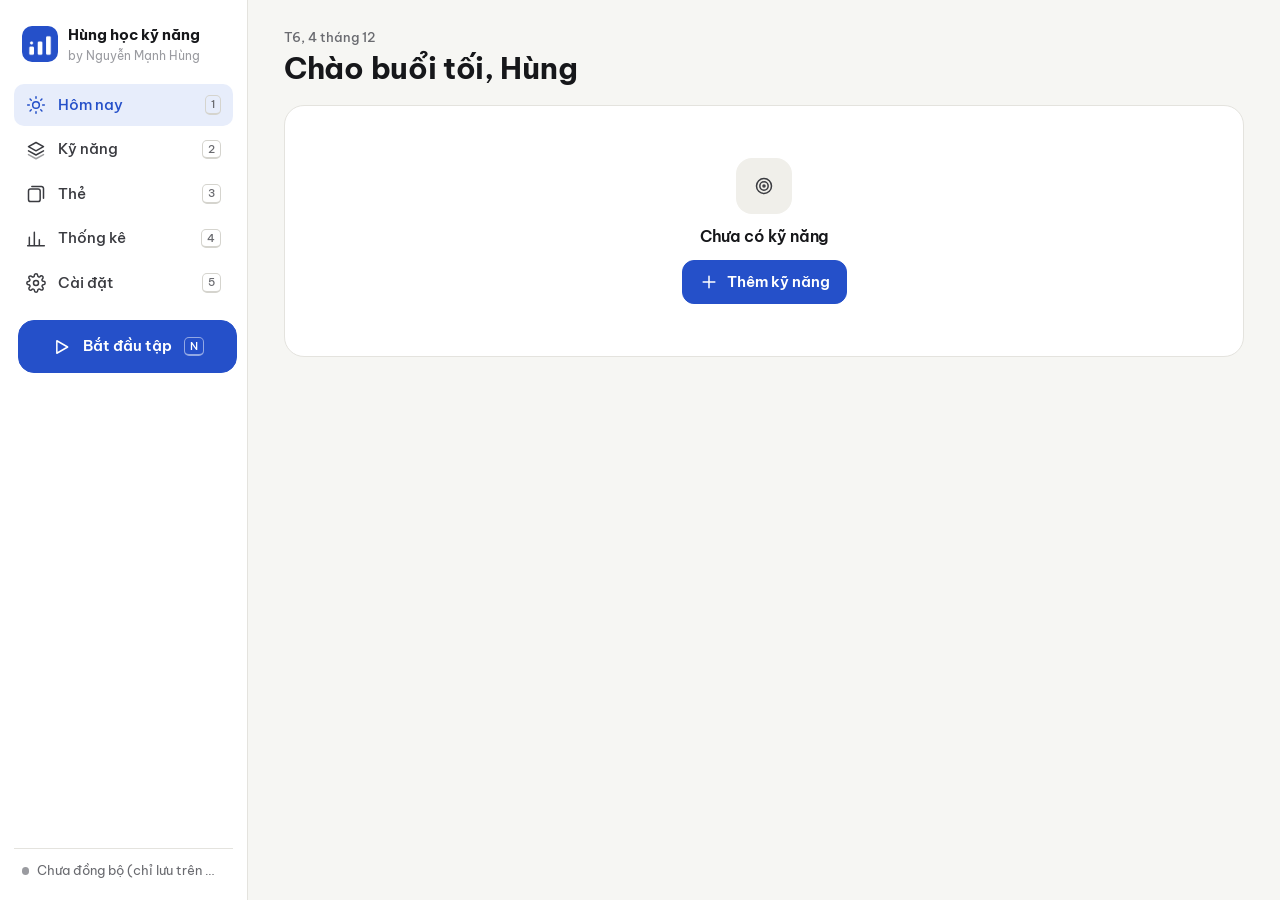
<file: index.html>
<!DOCTYPE html>
<html lang="vi">
<head>
<meta charset="utf-8">
<meta name="viewport" content="width=device-width, initial-scale=1, viewport-fit=cover">
<title>Hùng học kỹ năng</title>
<meta name="description" content="Theo dõi và học kỹ năng mới bằng luyện tập có chủ đích">
<meta name="theme-color" content="#F6F6F3">
<meta name="author" content="Nguyễn Mạnh Hùng">
<link rel="manifest" href="manifest.webmanifest">
<link rel="icon" href="icons/icon-192.png">
<link rel="apple-touch-icon" href="icons/apple-touch-icon.png">
<link rel="preload" href="fonts/bvp-vietnamese-400.woff2" as="font" type="font/woff2" crossorigin>
<link rel="preload" href="fonts/bvp-latin-400.woff2" as="font" type="font/woff2" crossorigin>
<link rel="stylesheet" href="styles.css">
</head>
<body>
<div class="app" id="app">
  <aside class="sidebar" aria-label="Điều hướng">
    <div class="brand">
      <img src="icons/icon-192.png" alt="" width="36" height="36">
      <div><strong>Hùng học kỹ năng</strong><small>by Nguyễn Mạnh Hùng</small></div>
    </div>
    <nav class="side-nav" id="side-nav"></nav>
    <div class="side-foot" id="side-foot"></div>
  </aside>
  <main class="main" id="view" tabindex="-1"></main>
  <nav class="bottom-nav" id="bottom-nav" aria-label="Điều hướng"></nav>
</div>
<div id="sheet-root"></div>
<div class="toast-wrap" id="toast-wrap" aria-live="polite"></div>

<script defer src="config.js"></script>
<script defer src="js/core.js"></script>
<script defer src="js/sync.js"></script>
<script defer src="js/charts.js"></script>
<script defer src="js/views.js"></script>
<script defer src="js/main.js"></script>
</body>
</html>
</file>
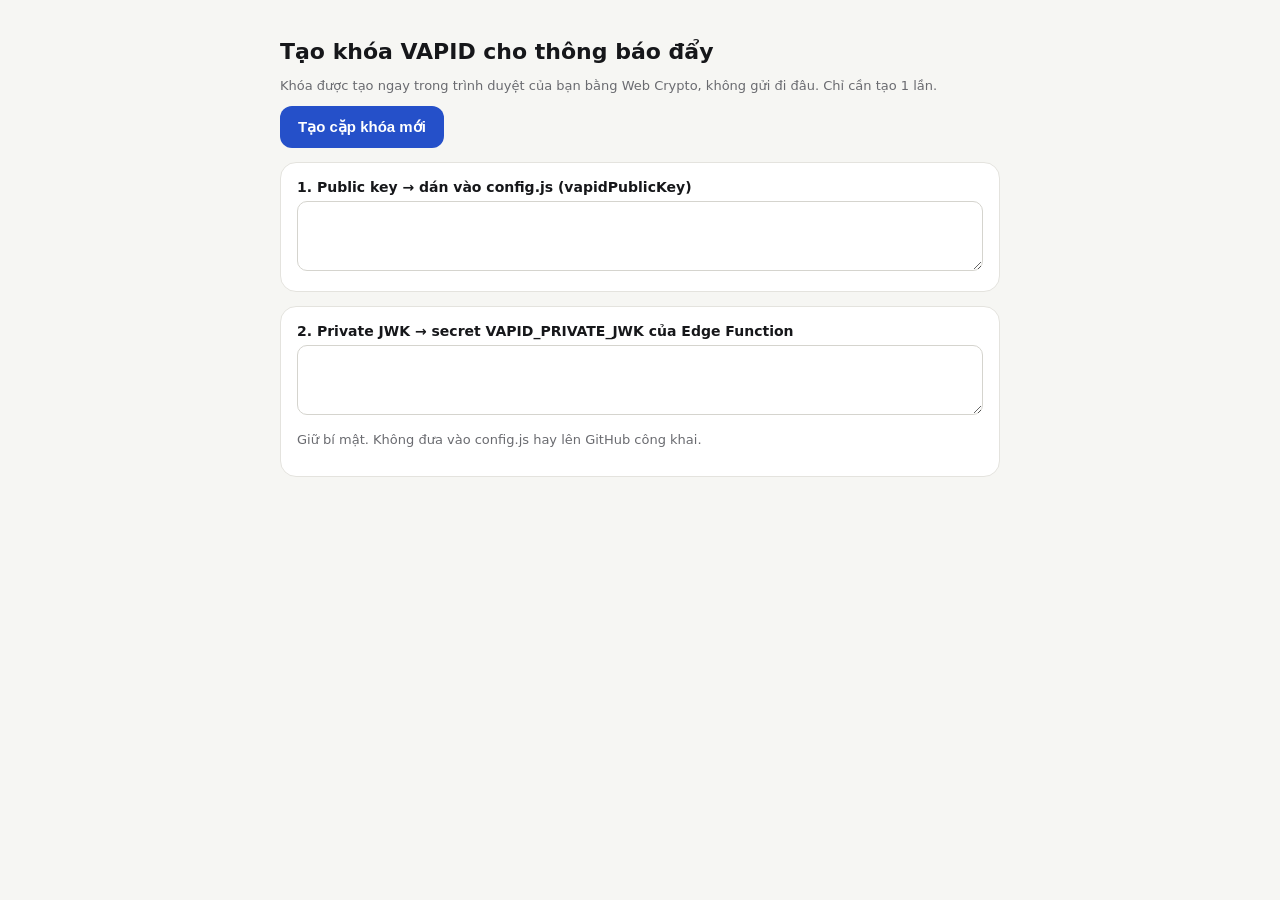
<file: tools/tao-khoa-vapid.html>
<!DOCTYPE html>
<html lang="vi">
<head>
<meta charset="utf-8">
<meta name="viewport" content="width=device-width, initial-scale=1">
<title>Tạo khóa VAPID — Hùng học kỹ năng</title>
<style>
body{font-family:system-ui,sans-serif;background:#F6F6F3;color:#16171A;max-width:720px;margin:0 auto;padding:24px 16px}
h1{font-size:22px}.card{background:#fff;border:1px solid #E4E3DE;border-radius:16px;padding:16px;margin:14px 0}
button{background:#2550C9;color:#fff;border:0;border-radius:12px;padding:12px 18px;font-weight:600;font-size:15px;cursor:pointer}
textarea{width:100%;box-sizing:border-box;border:1px solid #D5D4CE;border-radius:10px;padding:10px;font:13px ui-monospace,monospace;min-height:70px}
label{font-weight:600;font-size:14px;display:block;margin-bottom:6px}.muted{color:#6A6B70;font-size:13px}
</style>
</head>
<body>
<h1>Tạo khóa VAPID cho thông báo đẩy</h1>
<p class="muted">Khóa được tạo ngay trong trình duyệt của bạn bằng Web Crypto, không gửi đi đâu. Chỉ cần tạo 1 lần.</p>
<button id="gen">Tạo cặp khóa mới</button>
<div class="card"><label>1. Public key → dán vào config.js (vapidPublicKey)</label><textarea id="pub" readonly></textarea></div>
<div class="card"><label>2. Private JWK → secret VAPID_PRIVATE_JWK của Edge Function</label><textarea id="priv" readonly></textarea><p class="muted">Giữ bí mật. Không đưa vào config.js hay lên GitHub công khai.</p></div>
<script>
const b64u = buf => btoa(String.fromCharCode(...new Uint8Array(buf))).replace(/\+/g,'-').replace(/\//g,'_').replace(/=+$/,'');
document.getElementById('gen').onclick = async () => {
  const kp = await crypto.subtle.generateKey({ name: 'ECDSA', namedCurve: 'P-256' }, true, ['sign', 'verify']);
  const raw = await crypto.subtle.exportKey('raw', kp.publicKey);
  const jwk = await crypto.subtle.exportKey('jwk', kp.privateKey);
  document.getElementById('pub').value = b64u(raw);
  document.getElementById('priv').value = JSON.stringify({ kty: jwk.kty, crv: jwk.crv, x: jwk.x, y: jwk.y, d: jwk.d });
};
</script>
</body>
</html>
</file>
<file: styles.css>
/* Hùng học kỹ năng — giao diện sáng, màu phẳng, không gradient */
/* Phông chữ tự lưu trữ: chạy offline, không phụ thuộc Google Fonts */
@font-face{font-family:'Be Vietnam Pro';font-style:normal;font-display:swap;font-weight:400;src:url(fonts/bvp-vietnamese-400.woff2) format('woff2');unicode-range:U+0102-0103,U+0110-0111,U+0128-0129,U+0168-0169,U+01A0-01A1,U+01AF-01B0,U+0300-0301,U+0303-0304,U+0308-0309,U+0323,U+0329,U+1EA0-1EF9,U+20AB}
@font-face{font-family:'Be Vietnam Pro';font-style:normal;font-display:swap;font-weight:400;src:url(fonts/bvp-latin-400.woff2) format('woff2');unicode-range:U+0000-00FF,U+0131,U+0152-0153,U+02BB-02BC,U+02C6,U+02DA,U+02DC,U+0304,U+0308,U+0329,U+2000-206F,U+20AC,U+2122,U+2191,U+2193,U+2212,U+2215,U+FEFF,U+FFFD}
@font-face{font-family:'Be Vietnam Pro';font-style:normal;font-display:swap;font-weight:500;src:url(fonts/bvp-vietnamese-500.woff2) format('woff2');unicode-range:U+0102-0103,U+0110-0111,U+0128-0129,U+0168-0169,U+01A0-01A1,U+01AF-01B0,U+0300-0301,U+0303-0304,U+0308-0309,U+0323,U+0329,U+1EA0-1EF9,U+20AB}
@font-face{font-family:'Be Vietnam Pro';font-style:normal;font-display:swap;font-weight:500;src:url(fonts/bvp-latin-500.woff2) format('woff2');unicode-range:U+0000-00FF,U+0131,U+0152-0153,U+02BB-02BC,U+02C6,U+02DA,U+02DC,U+0304,U+0308,U+0329,U+2000-206F,U+20AC,U+2122,U+2191,U+2193,U+2212,U+2215,U+FEFF,U+FFFD}
@font-face{font-family:'Be Vietnam Pro';font-style:normal;font-display:swap;font-weight:600;src:url(fonts/bvp-vietnamese-600.woff2) format('woff2');unicode-range:U+0102-0103,U+0110-0111,U+0128-0129,U+0168-0169,U+01A0-01A1,U+01AF-01B0,U+0300-0301,U+0303-0304,U+0308-0309,U+0323,U+0329,U+1EA0-1EF9,U+20AB}
@font-face{font-family:'Be Vietnam Pro';font-style:normal;font-display:swap;font-weight:600;src:url(fonts/bvp-latin-600.woff2) format('woff2');unicode-range:U+0000-00FF,U+0131,U+0152-0153,U+02BB-02BC,U+02C6,U+02DA,U+02DC,U+0304,U+0308,U+0329,U+2000-206F,U+20AC,U+2122,U+2191,U+2193,U+2212,U+2215,U+FEFF,U+FFFD}
@font-face{font-family:'Be Vietnam Pro';font-style:normal;font-display:swap;font-weight:700;src:url(fonts/bvp-vietnamese-700.woff2) format('woff2');unicode-range:U+0102-0103,U+0110-0111,U+0128-0129,U+0168-0169,U+01A0-01A1,U+01AF-01B0,U+0300-0301,U+0303-0304,U+0308-0309,U+0323,U+0329,U+1EA0-1EF9,U+20AB}
@font-face{font-family:'Be Vietnam Pro';font-style:normal;font-display:swap;font-weight:700;src:url(fonts/bvp-latin-700.woff2) format('woff2');unicode-range:U+0000-00FF,U+0131,U+0152-0153,U+02BB-02BC,U+02C6,U+02DA,U+02DC,U+0304,U+0308,U+0329,U+2000-206F,U+20AC,U+2122,U+2191,U+2193,U+2212,U+2215,U+FEFF,U+FFFD}
:root{
  --bg:#F6F6F3; --surface:#FFFFFF; --surface-2:#F0EFEA; --line:#E4E3DE; --line-2:#D5D4CE;
  --ink:#16171A; --ink-2:#3A3B40; --muted:#6A6B70; --faint:#9A9BA0;
  --accent:#2550C9; --accent-ink:#FFFFFF; --accent-soft:#E7EDFB; --accent-line:#C4D2F4;
  --ok:#17803D; --ok-soft:#E3F3E8; --warn:#B86E00; --warn-soft:#FBF0DC; --bad:#C2362B; --bad-soft:#FBE6E4;
  --r-sm:10px; --r:14px; --r-lg:20px;
  --nav-h:68px; --side-w:248px;
  --safe-b:env(safe-area-inset-bottom,0px); --safe-t:env(safe-area-inset-top,0px);
  --font:"Be Vietnam Pro",system-ui,-apple-system,"Segoe UI",Roboto,sans-serif;
}
*{box-sizing:border-box}
html,body{margin:0;height:100%}
body{background:var(--bg);color:var(--ink);font-family:var(--font);font-size:15px;line-height:1.5;-webkit-font-smoothing:antialiased;-webkit-tap-highlight-color:transparent;overscroll-behavior-y:none}
button,input,select,textarea{font:inherit;color:inherit}
a{color:var(--accent);text-decoration:none}
h1,h2,h3,h4{margin:0;line-height:1.25;letter-spacing:-.01em}
h1{font-size:26px;font-weight:700}
h2{font-size:18px;font-weight:650}
h3{font-size:16px;font-weight:600}
p{margin:0}
.num{font-variant-numeric:tabular-nums}
.muted{color:var(--muted)} .faint{color:var(--faint)} .small{font-size:13px} .xs{font-size:12px}
.hidden{display:none!important}
:focus-visible{outline:2px solid var(--accent);outline-offset:2px;border-radius:6px}
svg.i{width:20px;height:20px;flex:none;stroke:currentColor;fill:none;stroke-width:1.8;stroke-linecap:round;stroke-linejoin:round}

/* ===== Layout ===== */
.app{min-height:100%}
.sidebar{display:none}
.main{padding:calc(16px + var(--safe-t)) 16px calc(var(--nav-h) + 28px + var(--safe-b));max-width:1240px;margin:0 auto;outline:none}
.bottom-nav{position:fixed;left:0;right:0;bottom:0;z-index:30;height:calc(var(--nav-h) + var(--safe-b));padding-bottom:var(--safe-b);background:var(--surface);border-top:1px solid var(--line);display:grid;grid-template-columns:repeat(5,1fr);align-items:center}
.bn-item{display:flex;flex-direction:column;align-items:center;gap:3px;padding:8px 0;font-size:11.5px;font-weight:500;color:var(--muted);background:none;border:0;cursor:pointer;min-height:56px;justify-content:center}
.bn-item.active{color:var(--accent)}
.bn-item svg.i{width:23px;height:23px}
.bn-fab{justify-self:center;width:58px;height:58px;border-radius:18px;background:var(--accent);color:#fff;border:0;display:grid;place-items:center;cursor:pointer;margin-top:-18px;box-shadow:0 0 0 5px var(--bg)}
.bn-fab svg.i{width:26px;height:26px;stroke-width:2.2}
.bn-fab.live{background:var(--ok)}

@media (min-width:1024px){
  body{font-size:15px}
  .app{display:grid;grid-template-columns:var(--side-w) 1fr}
  .sidebar{display:flex;flex-direction:column;position:sticky;top:0;height:100vh;background:var(--surface);border-right:1px solid var(--line);padding:20px 14px}
  .bottom-nav{display:none}
  .main{padding:28px 36px 48px;width:100%}
  h1{font-size:30px}
}
.brand{display:flex;gap:10px;align-items:center;padding:4px 8px 20px}
.brand img{border-radius:10px}
.brand strong{display:block;font-size:15px}
.brand small{display:block;font-size:11.5px;color:var(--faint)}
.side-nav{display:flex;flex-direction:column;gap:2px}
.sn-item{display:flex;align-items:center;gap:12px;padding:10px 12px;border-radius:var(--r-sm);color:var(--ink-2);font-weight:500;background:none;border:0;cursor:pointer;text-align:left;width:100%}
.sn-item:hover{background:var(--surface-2)}
.sn-item.active{background:var(--accent-soft);color:var(--accent)}
.sn-item .kbd{margin-left:auto}
.side-cta{margin:14px 4px 0}
.side-foot{margin-top:auto;padding:12px 8px 0;border-top:1px solid var(--line);font-size:12.5px;color:var(--muted);display:flex;flex-direction:column;gap:6px}
.kbd{font-size:11px;border:1px solid var(--line-2);border-bottom-width:2px;border-radius:5px;padding:0 5px;color:var(--muted);font-weight:500}

/* ===== Page header ===== */
.page-head{display:flex;align-items:flex-end;justify-content:space-between;gap:12px;margin-bottom:18px}
.page-head .eyebrow{font-size:13px;color:var(--muted);font-weight:500;margin-bottom:2px}
.head-actions{display:flex;gap:8px;align-items:center}
.icon-btn{width:42px;height:42px;border-radius:12px;border:1px solid var(--line);background:var(--surface);display:grid;place-items:center;cursor:pointer;color:var(--ink-2)}
.icon-btn:hover{background:var(--surface-2)}
.back{display:inline-flex;align-items:center;gap:6px;color:var(--muted);font-weight:500;margin-bottom:10px;background:none;border:0;padding:6px 0;cursor:pointer}

/* ===== Grid ===== */
.grid{display:grid;gap:14px;grid-template-columns:1fr}
@media (min-width:720px){.grid.g2{grid-template-columns:1fr 1fr}}
@media (min-width:1024px){
  .grid{gap:16px}
  .grid.bento{grid-template-columns:repeat(12,1fr)}
  .span-4{grid-column:span 4}.span-5{grid-column:span 5}.span-6{grid-column:span 6}.span-7{grid-column:span 7}.span-8{grid-column:span 8}.span-12{grid-column:span 12}
  .grid.g3{grid-template-columns:repeat(3,1fr)}
}
.stack{display:flex;flex-direction:column;gap:12px}
.row{display:flex;align-items:center;gap:10px}
.row.wrap{flex-wrap:wrap}
.spacer{flex:1}

/* ===== Card ===== */
.card{background:var(--surface);border:1px solid var(--line);border-radius:var(--r-lg);padding:16px}
@media (min-width:1024px){.card{padding:20px}}
.card-head{display:flex;align-items:center;justify-content:space-between;gap:10px;margin-bottom:12px}
.card-head h2,.card-head h3{display:flex;align-items:center;gap:8px}
.card.flat{background:var(--surface-2);border-color:transparent}
.card.click{cursor:pointer;transition:border-color .15s}
.card.click:hover{border-color:var(--line-2)}
.divider{height:1px;background:var(--line);margin:12px 0}

/* ===== Buttons ===== */
.btn{display:inline-flex;align-items:center;justify-content:center;gap:8px;min-height:44px;padding:0 16px;border-radius:12px;border:1px solid var(--line-2);background:var(--surface);font-weight:600;cursor:pointer;white-space:nowrap;color:var(--ink)}
.btn:hover{background:var(--surface-2)}
.btn.primary{background:var(--accent);border-color:var(--accent);color:var(--accent-ink)}
.btn.primary:hover{background:#1E44AF}
.btn.ok{background:var(--ok);border-color:var(--ok);color:#fff}
.btn.danger{color:var(--bad);border-color:#EBC3BF}
.btn.ghost{border-color:transparent;background:transparent}
.btn.ghost:hover{background:var(--surface-2)}
.btn.soft{background:var(--accent-soft);border-color:var(--accent-line);color:var(--accent)}
.btn.sm{min-height:36px;padding:0 12px;border-radius:10px;font-size:14px}
.btn.lg{min-height:54px;padding:0 22px;font-size:16px;border-radius:14px}
.btn.block{width:100%}
.btn:disabled{opacity:.5;cursor:not-allowed}

/* ===== Chips / badges ===== */
.chip{display:inline-flex;align-items:center;gap:6px;height:28px;padding:0 10px;border-radius:999px;background:var(--surface-2);font-size:12.5px;font-weight:500;color:var(--ink-2);border:1px solid transparent;white-space:nowrap}
.chip.sel{background:var(--accent-soft);color:var(--accent);border-color:var(--accent-line)}
button.chip{cursor:pointer;height:36px;padding:0 14px;font-size:13.5px}
.chip.ok{background:var(--ok-soft);color:var(--ok)} .chip.warn{background:var(--warn-soft);color:var(--warn)} .chip.bad{background:var(--bad-soft);color:var(--bad)} .chip.acc{background:var(--accent-soft);color:var(--accent)}
.dot{width:10px;height:10px;border-radius:50%;flex:none;display:inline-block}
.chips{display:flex;flex-wrap:wrap;gap:8px}

/* ===== Forms ===== */
.field{display:flex;flex-direction:column;gap:6px}
.field>label,.lbl{font-size:13px;font-weight:600;color:var(--ink-2)}
.field .hint{font-size:12.5px;color:var(--muted)}
.input,select.input,textarea.input{width:100%;min-height:46px;padding:10px 12px;border:1px solid var(--line-2);border-radius:12px;background:var(--surface);font-size:15px}
textarea.input{min-height:84px;resize:vertical;line-height:1.45}
.input:focus{outline:2px solid var(--accent);outline-offset:-1px;border-color:var(--accent)}
.form{display:flex;flex-direction:column;gap:14px}
.form .two{display:grid;grid-template-columns:1fr 1fr;gap:12px}
.seg{display:flex;background:var(--surface-2);border-radius:12px;padding:3px;gap:3px}
.seg button{flex:1;min-height:38px;border:0;border-radius:9px;background:transparent;font-weight:600;font-size:13.5px;color:var(--muted);cursor:pointer}
.seg button.sel{background:var(--surface);color:var(--ink);box-shadow:0 0 0 1px var(--line)}
.switch{position:relative;width:46px;height:28px;flex:none}
.switch input{opacity:0;width:0;height:0}
.switch span{position:absolute;inset:0;background:var(--line-2);border-radius:999px;cursor:pointer;transition:background .15s}
.switch span::after{content:"";position:absolute;left:3px;top:3px;width:22px;height:22px;border-radius:50%;background:#fff;transition:transform .15s}
.switch input:checked+span{background:var(--accent)}
.switch input:checked+span::after{transform:translateX(18px)}

/* ===== Lists ===== */
.list{display:flex;flex-direction:column}
.li{display:flex;align-items:center;gap:12px;padding:12px 0;border-top:1px solid var(--line)}
.li:first-child{border-top:0}
.li.click{cursor:pointer}
.li .grow{flex:1;min-width:0}
.li .title{font-weight:600}
.li .sub{font-size:13px;color:var(--muted)}
.trunc{white-space:nowrap;overflow:hidden;text-overflow:ellipsis}

/* ===== Level meter ===== */
.lvl{display:inline-flex;gap:3px}
.lvl i{width:14px;height:8px;border-radius:3px;background:var(--line)}
.lvl i.on{background:var(--c,var(--accent))}
.lvl-pick{display:grid;grid-template-columns:repeat(6,1fr);gap:6px}
.lvl-pick button{min-height:44px;border-radius:10px;border:1px solid var(--line-2);background:var(--surface);font-weight:700;cursor:pointer}
.lvl-pick button.sel{background:var(--accent);border-color:var(--accent);color:#fff}

/* ===== Progress ===== */
.bar{height:8px;border-radius:999px;background:var(--surface-2);overflow:hidden}
.bar>span{display:block;height:100%;background:var(--c,var(--accent));border-radius:999px}
.ring{position:relative;display:grid;place-items:center}
.ring .ring-label{position:absolute;text-align:center}

/* ===== Today ===== */
.hero{display:flex;gap:18px;align-items:center}
.hero .big{font-size:34px;font-weight:700;letter-spacing:-.02em}
.stat{display:flex;flex-direction:column;gap:2px}
.stat .v{font-size:22px;font-weight:700}
.stat .k{font-size:12.5px;color:var(--muted)}
.stats-row{display:grid;grid-template-columns:repeat(3,1fr);gap:10px}
.block{display:flex;gap:12px;align-items:center;padding:14px;border:1px solid var(--line);border-radius:16px;background:var(--surface)}
.block+.block{margin-top:10px}
.block .bar-c{width:6px;align-self:stretch;border-radius:4px;background:var(--c,var(--accent))}
.block .grow{flex:1;min-width:0}
.block .meta{font-size:12.5px;color:var(--muted)}
.block.done{background:var(--surface-2)}
.block.done .title{text-decoration:line-through;color:var(--muted)}
.break-line{display:flex;align-items:center;gap:8px;font-size:12px;color:var(--faint);padding:6px 4px}
.break-line::before,.break-line::after{content:"";flex:1;height:1px;background:var(--line)}

/* ===== Skill cards ===== */
.skill-card{position:relative;overflow:hidden}
.skill-card .tag{position:absolute;left:0;top:0;bottom:0;width:5px;background:var(--c)}
.skill-ico{width:40px;height:40px;border-radius:12px;display:grid;place-items:center;background:var(--cs);color:var(--c);flex:none}
.sub-item{display:flex;gap:12px;align-items:center;padding:12px;border-radius:14px;border:1px solid var(--line);background:var(--surface);cursor:pointer}
.sub-item+.sub-item{margin-top:8px}
.sub-item:hover{border-color:var(--line-2)}

/* ===== Session ===== */
.session{display:flex;flex-direction:column;gap:14px;max-width:760px;margin:0 auto}
.timer{font-size:64px;font-weight:700;letter-spacing:-.03em;line-height:1}
@media (min-width:1024px){.timer{font-size:84px}}
.timer-wrap{display:flex;flex-direction:column;align-items:center;gap:10px;padding:10px 0}
.goal-box{padding:14px 16px;border-radius:16px;background:var(--accent-soft);border:1px solid var(--accent-line);color:#1B3C99;font-weight:600}
.counter{display:grid;grid-template-columns:1fr 1fr;gap:12px}
.counter button{min-height:96px;border-radius:20px;border:0;font-size:18px;font-weight:700;cursor:pointer;display:flex;flex-direction:column;align-items:center;justify-content:center;gap:4px}
.counter .yes{background:var(--ok);color:#fff}
.counter .no{background:var(--surface);color:var(--bad);border:2px solid #EBC3BF}
.counter button small{font-size:12px;font-weight:500;opacity:.85}
.counter button:active{transform:scale(.98)}
.zone{display:grid;grid-template-columns:60fr 25fr 15fr;height:10px;border-radius:999px;overflow:hidden;position:relative}
.zone i:nth-child(1){background:var(--bad-soft)} .zone i:nth-child(2){background:var(--ok-soft)} .zone i:nth-child(3){background:var(--warn-soft)}
.zone .pin{position:absolute;top:-4px;width:4px;height:18px;border-radius:2px;background:var(--ink);transform:translateX(-2px)}
.zone-legend{display:flex;justify-content:space-between;font-size:11.5px;color:var(--muted);margin-top:6px}

/* ===== Flash cards ===== */
.flash{min-height:260px;display:flex;flex-direction:column;justify-content:center;align-items:center;text-align:center;padding:28px 20px;font-size:19px;font-weight:500;white-space:pre-wrap;cursor:pointer}
.flash .ans{margin-top:18px;padding-top:18px;border-top:1px dashed var(--line-2);color:var(--ink-2);font-size:17px;width:100%}
.grade{display:grid;grid-template-columns:repeat(4,1fr);gap:8px}
.grade button{min-height:60px;border-radius:14px;border:1px solid var(--line-2);background:var(--surface);font-weight:700;cursor:pointer;display:flex;flex-direction:column;align-items:center;justify-content:center;gap:2px}
.grade button small{font-weight:500;font-size:11.5px;color:var(--muted)}
.grade .g1{color:var(--bad)} .grade .g2{color:var(--warn)} .grade .g3{color:var(--ok)} .grade .g4{color:var(--accent)}

/* ===== Heatmap ===== */
.heat{display:grid;grid-auto-flow:column;grid-template-rows:repeat(7,1fr);gap:3px;overflow-x:auto;padding-bottom:4px}
.heat i{width:13px;height:13px;border-radius:3px;background:var(--surface-2)}
@media (min-width:1024px){.heat i{width:15px;height:15px}}
.heat i.l1{background:#D2DDF7}.heat i.l2{background:#9DB4EC}.heat i.l3{background:#5A80DC}.heat i.l4{background:var(--accent)}
.legend{display:flex;gap:12px;flex-wrap:wrap;font-size:12.5px;color:var(--muted)}
.legend span{display:inline-flex;align-items:center;gap:6px}

/* ===== Sheet / dialog ===== */
.sheet-bg{position:fixed;inset:0;background:rgba(22,23,26,.38);z-index:50;display:flex;align-items:flex-end;justify-content:center;animation:fade .15s}
.sheet{background:var(--surface);width:100%;max-height:92vh;overflow:auto;border-radius:22px 22px 0 0;padding:8px 18px calc(22px + var(--safe-b));animation:up .2s ease-out}
.sheet .grab{width:40px;height:5px;border-radius:3px;background:var(--line-2);margin:6px auto 12px}
.sheet-head{display:flex;align-items:center;justify-content:space-between;gap:10px;margin-bottom:14px}
.sheet-foot{display:flex;gap:10px;margin-top:18px}
.sheet-foot .btn{flex:1}
@media (min-width:720px){
  .sheet-bg{align-items:center}
  .sheet{max-width:600px;border-radius:22px;padding:22px 24px}
  .sheet .grab{display:none}
}
@keyframes fade{from{opacity:0}}
@keyframes up{from{transform:translateY(24px);opacity:.6}}

/* ===== Toast ===== */
.toast-wrap{position:fixed;left:0;right:0;bottom:calc(var(--nav-h) + 16px + var(--safe-b));display:flex;flex-direction:column;align-items:center;gap:8px;z-index:60;pointer-events:none;padding:0 16px}
@media (min-width:1024px){.toast-wrap{bottom:24px;left:var(--side-w)}}
.toast{background:var(--ink);color:#fff;padding:12px 16px;border-radius:12px;font-size:14px;font-weight:500;max-width:480px;pointer-events:auto;display:flex;gap:12px;align-items:center;animation:up .2s}
.toast button{background:none;border:0;color:#9DB4FF;font-weight:700;cursor:pointer}

/* ===== Misc ===== */
.empty{text-align:center;padding:32px 16px;color:var(--muted)}
.empty .em-ico{width:56px;height:56px;border-radius:16px;background:var(--surface-2);display:grid;place-items:center;margin:0 auto 12px;color:var(--ink-2)}
.empty h3{color:var(--ink);margin-bottom:6px}
.note{padding:12px 14px;border-radius:14px;background:var(--surface-2);font-size:14px;color:var(--ink-2)}
.note.warn{background:var(--warn-soft);color:#7A4A00}
.note.ok{background:var(--ok-soft);color:#0F5A2B}
.note.acc{background:var(--accent-soft);color:#1B3C99}
.note.bad{background:var(--bad-soft);color:#8A2119}
.ai-out{white-space:pre-wrap;font-size:14.5px;line-height:1.55}
.spin{width:18px;height:18px;border:2.5px solid currentColor;border-right-color:transparent;border-radius:50%;animation:rot .7s linear infinite;display:inline-block}
@keyframes rot{to{transform:rotate(360deg)}}
.chart svg{width:100%;height:auto;display:block}
.chart text{font-family:var(--font);font-size:11px;fill:var(--muted)}
.tabs{display:flex;gap:6px;overflow-x:auto;margin-bottom:14px;scrollbar-width:none}
.tabs::-webkit-scrollbar{display:none}
.sync-dot{width:8px;height:8px;border-radius:50%;background:var(--faint);display:inline-block}
.sync-dot.on{background:var(--ok)} .sync-dot.err{background:var(--bad)} .sync-dot.busy{background:var(--warn)}
@media (min-width:1024px){.mobile-only{display:none!important}}
details summary{list-style:none} details summary::-webkit-details-marker{display:none}
details summary::before{content:"▸ ";color:var(--muted)} details[open] summary::before{content:"▾ "}
svg.i.xs{width:15px;height:15px;vertical-align:-3px}

/* ===== v1.1 ===== */
.insights{display:grid;gap:8px}
@media (min-width:1024px){.insights{grid-template-columns:1fr 1fr}}
.ins{display:flex;gap:10px;align-items:flex-start;padding:10px 12px;border-radius:12px;font-size:14px;line-height:1.45;background:var(--surface-2);color:var(--ink-2)}
.ins svg.i{margin-top:2px}
.ins.ok{background:var(--ok-soft);color:#0F5A2B}.ins.warn{background:var(--warn-soft);color:#7A4A00}.ins.bad{background:var(--bad-soft);color:#8A2119}
.sugg{width:100%;text-align:left;padding:10px 12px}
.sugg .chip{flex:none}
.settings-grid{align-items:start}
/* ===== Cài đặt: lưới đều theo chiều ngang ===== */
.set-sec{margin-top:16px}
.card-head+.set-sec{margin-top:0}
.set-sec>.lbl{display:block;margin-bottom:8px}
.opt-grid{display:grid;grid-template-columns:repeat(var(--n,4),minmax(0,1fr));gap:6px}
.opt-grid .chip{width:100%;padding:0;justify-content:center}
.btn-grid{display:grid;grid-template-columns:repeat(2,minmax(0,1fr));gap:8px}
.btn-grid .btn{width:100%;min-width:0;padding:0 10px}
.btn-grid .full{grid-column:1/-1}
.set-row{display:flex;align-items:center;gap:10px;min-height:56px;padding:8px 0;border-top:1px solid var(--line)}
.set-sec>.set-row:first-child,.set-sec>div>.set-row:first-child{border-top:0}
.set-row .lbl-t{flex:1;min-width:0;font-size:14px}
.set-row .input{flex:none;min-height:40px;padding:6px 10px}
.set-row .input[type=time]{width:134px;padding:6px 8px}
.set-row .input[type=number]{width:80px;text-align:center}
@media (max-width:520px){.hide-sm{display:none}.block .btn.sm{width:44px;padding:0}.block{padding:12px}.stats-row .k{white-space:nowrap;font-size:11.5px}.stats-row{gap:4px}.hero{gap:14px}}
/* khi mở hộp thoại, thông báo nổi lên trên cùng để không che nút */
body.sheet-open .toast-wrap{bottom:auto;top:calc(12px + var(--safe-t));left:0}
body.sheet-open{overflow:hidden}
/* chống tràn ngang: ô lưới không bị nội dung dài kéo giãn */
.grid>*,.main,.stack>*,.session>*{min-width:0}
.card-head>*{min-width:0}
.card-head .input{flex:1 1 140px}
.card,.block,.sub-item,.btn,.chip{-webkit-user-select:none;user-select:none}
.card p,.card .note,.ins,.goal-box,.li .title,.li .sub,input,textarea{-webkit-user-select:text;user-select:text}
.btn:active,.chip:active,.sub-item:active,.bn-item:active{transform:scale(.98)}
@media (prefers-reduced-motion:reduce){*{animation:none!important;transition:none!important}}
</file>
